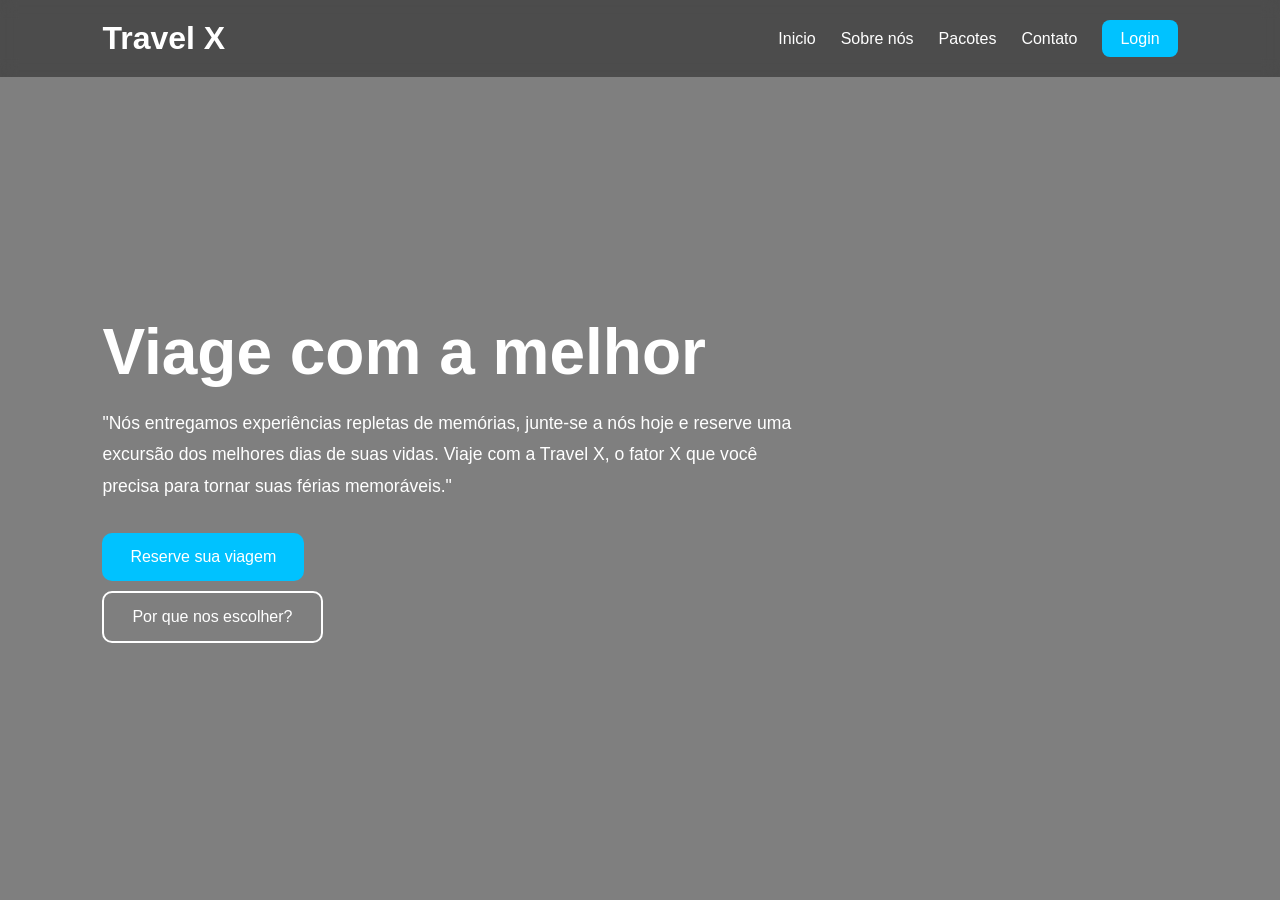
<file: index.html>
<!DOCTYPE html>
<html lang="en">
<head>
  <meta charset="UTF-8">
  <link rel="stylesheet" href="style.css">
  <meta name="viewport" content="width=device-width, initial-scale=1.0">
  <meta http-equiv="X-UA-Compatible" content="ie=edge">
 
  <title>Best travel agency in Town </title>
</head>
<body>
  <nav>
  <div class="logo">
    <h3>Travel X</h3>
  </div>
  <div class="navigation-bar">
    <ul>
    <li><a href="#">Inicio</a></li>
    <li><a href="about.html">Sobre nós</a></li>
 <li><a href="packages.html">Pacotes</a></li>
   <li><a href="contato.html">Contato</a></li>
   <li class="login"><a href="login.html">Login</a></li>
</ul>
  </div>
  </nav>
  <section>
    <div class="container">
      <h1>
       Viage com a melhor
      </h1>
      <p>
        "Nós entregamos experiências repletas de memórias, junte-se a nós hoje e reserve uma excursão dos melhores dias de suas vidas. Viaje com a Travel X, o fator X que você precisa para tornar suas férias memoráveis."
      </p>
      <button class="button-one"><a href="packages.html">Reserve sua viagem</a></button><br>
      <button class="button-two"><a href="about.html">Por que nos escolher</a>?</button>
    </div>
  </section>
</body>
</html>
</file>
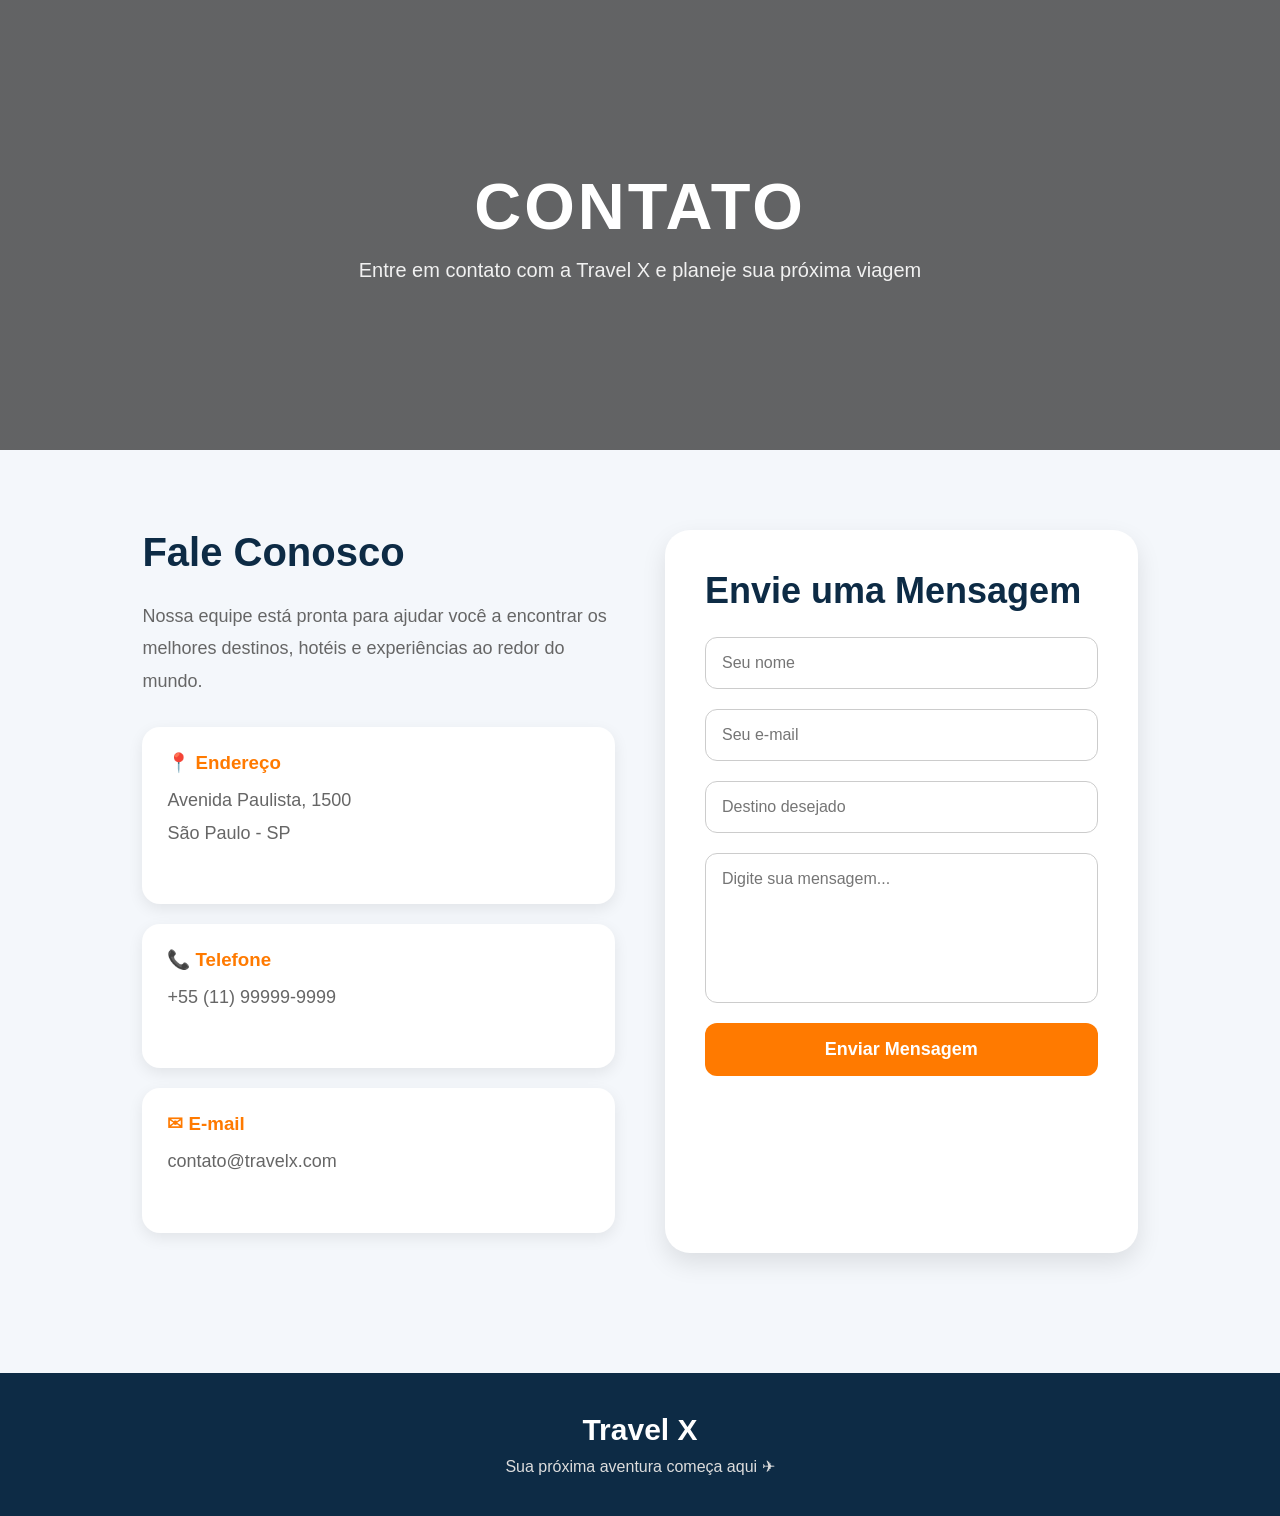
<file: contato.html>
<!DOCTYPE html>
<html lang="pt-BR">
<head>
  <meta charset="UTF-8">
  <meta name="viewport" content="width=device-width, initial-scale=1.0">

  <title>Contato - Travel X</title>

  <style>

    *{
      margin:0;
      padding:0;
      box-sizing:border-box;
      font-family: Arial, Helvetica, sans-serif;
    }

    body{
      background:#f4f7fb;
      color:#222;
    }

    /* HERO */

    .hero{
      height:50vh;
      background:
      linear-gradient(rgba(0,0,0,0.6),
      rgba(0,0,0,0.6)),
      url('https://images.unsplash.com/photo-1502920917128-1aa500764cbd?q=80&w=1600&auto=format&fit=crop');

      background-size:cover;
      background-position:center;

      display:flex;
      justify-content:center;
      align-items:center;
      text-align:center;

      color:white;
      padding:20px;
    }

    .hero h1{
      font-size:65px;
      letter-spacing:3px;
      margin-bottom:15px;
    }

    .hero p{
      font-size:20px;
      color:#f1f1f1;
    }

    /* CONTAINER */

    .container{
      max-width:1200px;
      margin:auto;
      padding:80px 8%;

      display:grid;
      grid-template-columns:1fr 1fr;
      gap:50px;
    }

    /* INFO */

    .info h2{
      font-size:40px;
      color:#0d2b45;
      margin-bottom:25px;
    }

    .info p{
      color:#666;
      margin-bottom:30px;
      line-height:1.8;
      font-size:18px;
    }

    .contact-box{
      background:white;
      padding:25px;
      border-radius:18px;
      margin-bottom:20px;
      box-shadow:0 5px 15px rgba(0,0,0,0.08);
    }

    .contact-box h3{
      color:#ff7a00;
      margin-bottom:10px;
    }

    /* FORM */

    .form-area{
      background:white;
      padding:40px;
      border-radius:25px;
      box-shadow:0 10px 25px rgba(0,0,0,0.1);
    }

    .form-area h2{
      font-size:36px;
      margin-bottom:25px;
      color:#0d2b45;
    }

    form{
      display:flex;
      flex-direction:column;
      gap:20px;
    }

    input,
    textarea{
      padding:16px;
      border:1px solid #ccc;
      border-radius:12px;
      font-size:16px;
      outline:none;
      transition:0.3s;
    }

    input:focus,
    textarea:focus{
      border-color:#ff7a00;
      box-shadow:0 0 10px rgba(255,122,0,0.2);
    }

    textarea{
      resize:none;
      height:150px;
    }

    button{
      padding:16px;
      border:none;
      border-radius:12px;
      background:#ff7a00;
      color:white;
      font-size:18px;
      cursor:pointer;
      transition:0.3s;
      font-weight:bold;
    }

    button:hover{
      background:#e56700;
      transform:translateY(-3px);
    }

    /* MAP */

    .map{
      margin-top:30px;
      border-radius:20px;
      overflow:hidden;
      box-shadow:0 5px 15px rgba(0,0,0,0.08);
    }

    iframe{
      width:100%;
      height:300px;
      border:0;
    }

    /* FOOTER */

    footer{
      background:#0d2b45;
      color:white;
      text-align:center;
      padding:40px 20px;
      margin-top:40px;
    }

    footer h3{
      font-size:30px;
      margin-bottom:10px;
    }

    footer p{
      color:#ddd;
    }

    /* RESPONSIVO */

    @media(max-width:900px){

      .container{
        grid-template-columns:1fr;
      }

      .hero h1{
        font-size:45px;
      }

      .hero p{
        font-size:18px;
      }

    }

  </style>
</head>

<body>

  <!-- HERO -->

  <header class="hero">

    <div>

      <h1>CONTATO</h1>

      <p>
        Entre em contato com a Travel X e planeje sua próxima viagem
      </p>

    </div>

  </header>

  <!-- CONTAINER -->

  <section class="container">

    <!-- INFO -->

    <div class="info">

      <h2>Fale Conosco</h2>

      <p>
        Nossa equipe está pronta para ajudar você a encontrar
        os melhores destinos, hotéis e experiências ao redor do mundo.
      </p>

      <div class="contact-box">

        <h3>📍 Endereço</h3>

        <p>
          Avenida Paulista, 1500<br>
          São Paulo - SP
        </p>

      </div>

      <div class="contact-box">

        <h3>📞 Telefone</h3>

        <p>
          +55 (11) 99999-9999
        </p>

      </div>

      <div class="contact-box">

        <h3>✉ E-mail</h3>

        <p>
          contato@travelx.com
        </p>

      </div>

      

    </div>

    <!-- FORM -->

    <div class="form-area">

      <h2>Envie uma Mensagem</h2>

      <form>

        <input
          type="text"
          placeholder="Seu nome"
          required>

        <input
          type="email"
          placeholder="Seu e-mail"
          required>

        <input
          type="text"
          placeholder="Destino desejado">

        <textarea
          placeholder="Digite sua mensagem..."></textarea>

        <button type="submit">
          Enviar Mensagem
        </button>

      </form>

    </div>

  </section>

  <!-- FOOTER -->

  <footer>

    <h3>Travel X</h3>

    <p>
      Sua próxima aventura começa aqui ✈
    </p>

  </footer>

</body>
</html>
</file>
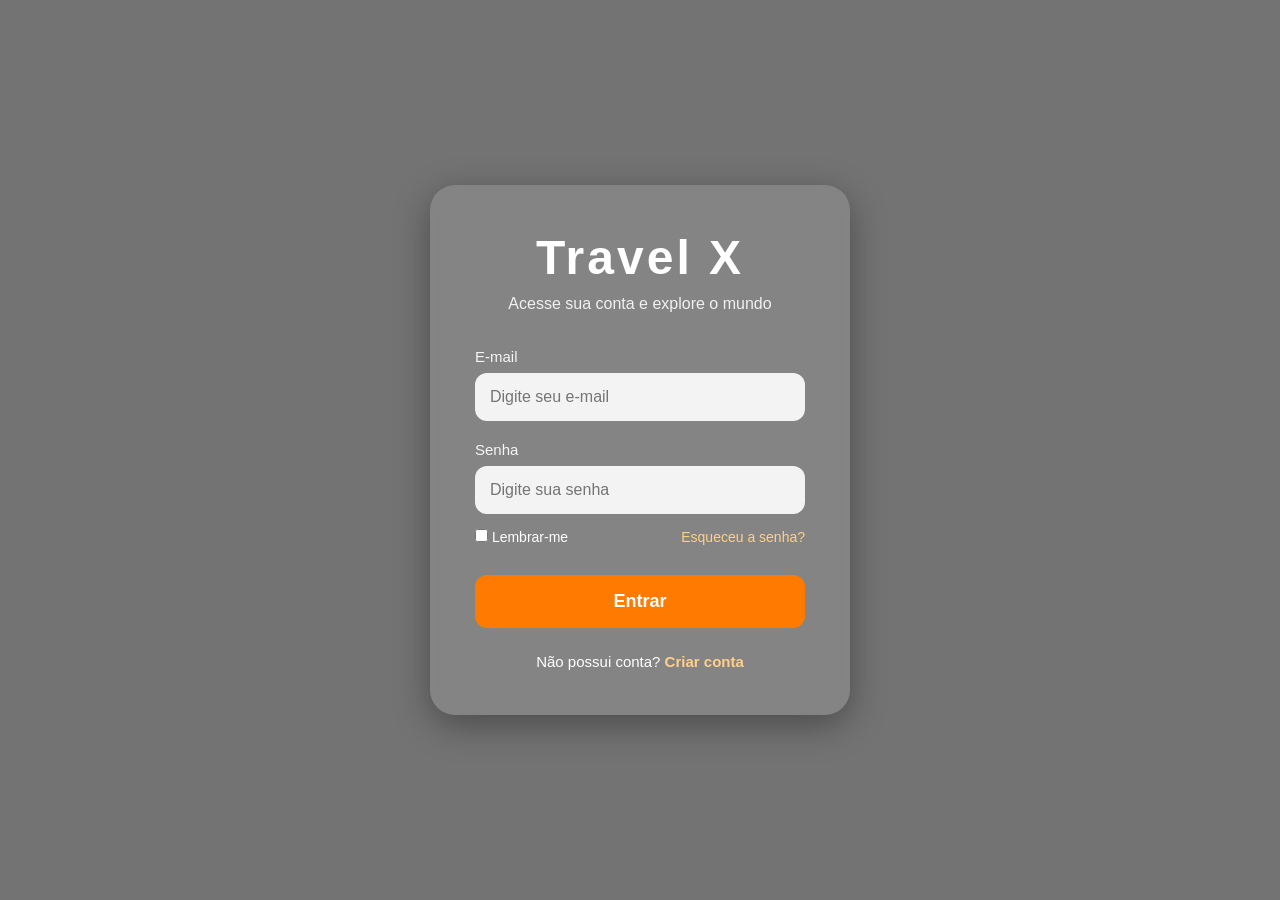
<file: login.html>
<!DOCTYPE html>
<html lang="pt-BR">
<head>
  <meta charset="UTF-8">
  <meta name="viewport" content="width=device-width, initial-scale=1.0">

  <title>Login - Travel X</title>

  <style>

    *{
      margin:0;
      padding:0;
      box-sizing:border-box;
      font-family: Arial, Helvetica, sans-serif;
    }

    body{
      height:100vh;

      background:
      linear-gradient(rgba(0,0,0,0.55),
      rgba(0,0,0,0.55)),
      url('https://images.unsplash.com/photo-1507525428034-b723cf961d3e?q=80&w=1600&auto=format&fit=crop');

      background-size:cover;
      background-position:center;

      display:flex;
      justify-content:center;
      align-items:center;

      padding:20px;
    }

    .login-box{
      width:100%;
      max-width:420px;

      background:rgba(255,255,255,0.12);
      backdrop-filter:blur(12px);

      padding:45px;
      border-radius:25px;

      box-shadow:0 10px 35px rgba(0,0,0,0.35);

      color:white;
    }

    .logo{
      text-align:center;
      margin-bottom:35px;
    }

    .logo h1{
      font-size:48px;
      letter-spacing:3px;
      margin-bottom:10px;
    }

    .logo p{
      color:#f1f1f1;
      font-size:16px;
    }

    form{
      display:flex;
      flex-direction:column;
      gap:20px;
    }

    .input-box{
      display:flex;
      flex-direction:column;
    }

    .input-box label{
      margin-bottom:8px;
      font-size:15px;
      color:#f5f5f5;
    }

    .input-box input{
      padding:15px;
      border:none;
      border-radius:12px;
      outline:none;
      font-size:16px;
      background:rgba(255,255,255,0.9);
      color:#222;
    }

    .options{
      display:flex;
      justify-content:space-between;
      align-items:center;
      font-size:14px;
      margin-top:-5px;
    }

    .options a{
      color:#ffd089;
      text-decoration:none;
    }

    .options a:hover{
      text-decoration:underline;
    }

    .btn-login{
      margin-top:10px;

      background:#ff7a00;
      color:white;

      border:none;
      padding:16px;
      border-radius:12px;

      font-size:18px;
      font-weight:bold;

      cursor:pointer;
      transition:0.3s;
    }

    .btn-login:hover{
      background:#e56700;
      transform:translateY(-3px);
    }

    .register{
      text-align:center;
      margin-top:25px;
      font-size:15px;
    }

    .register a{
      color:#ffd089;
      text-decoration:none;
      font-weight:bold;
    }

    .register a:hover{
      text-decoration:underline;
    }

    @media(max-width:500px){

      .login-box{
        padding:35px 25px;
      }

      .logo h1{
        font-size:38px;
      }

    }

  </style>
</head>

<body>

  <div class="login-box">

    <div class="logo">

      <h1>Travel X</h1>

      <p>
        Acesse sua conta e explore o mundo
      </p>

    </div>

    <form>

      <div class="input-box">

        <label>E-mail</label>

        <input
          type="email"
          placeholder="Digite seu e-mail"
          required>

      </div>

      <div class="input-box">

        <label>Senha</label>

        <input
          type="password"
          placeholder="Digite sua senha"
          required>

      </div>

      <div class="options">

        <label>
          <input type="checkbox">
          Lembrar-me
        </label>

        <a href="#">
          Esqueceu a senha?
        </a>

      </div>

      <button class="btn-login" type="submit">
        Entrar
      </button>

    </form>

    <div class="register">

      Não possui conta?
      <a href="#">
        Criar conta
      </a>

    </div>

  </div>

</body>
</html>
</file>
<file: style.css>
*{
  margin: 0;
  padding: 0;
  box-sizing: border-box;
  font-family: Arial, Helvetica, sans-serif;
}

body{
  min-height: 100vh;
  background:
  linear-gradient(rgba(0,0,0,0.5), rgba(0,0,0,0.5)),
  url("https://images.unsplash.com/photo-1507525428034-b723cf961d3e");
  background-size: cover;
  background-position: center;
  color: white;
}

/* NAVBAR */

nav{
  width: 100%;
  display: flex;
  justify-content: space-between;
  align-items: center;
  padding: 20px 8%;
  background: rgba(0,0,0,0.4);
  backdrop-filter: blur(8px);
  position: fixed;
  top: 0;
  left: 0;
}

.logo h3{
  font-size: 2rem;
  color: #fff;
}

.navigation-bar ul{
  display: flex;
  align-items: center;
  gap: 25px;
  list-style: none;
}

.navigation-bar ul li a{
  text-decoration: none;
  color: white;
  font-size: 1rem;
  transition: 0.3s;
}

.navigation-bar ul li a:hover{
  color: #00c2ff;
}

.login a{
  background: #00c2ff;
  padding: 10px 18px;
  border-radius: 8px;
  color: white;
}

/* HERO */

section{
  width: 100%;
  min-height: 100vh;
  display: flex;
  align-items: center;
  padding: 120px 8% 50px;
}

.container{
  max-width: 700px;
}

.container h1{
  font-size: 4rem;
  margin-bottom: 20px;
  line-height: 1.1;
}

.container p{
  font-size: 1.1rem;
  line-height: 1.8;
  margin-bottom: 30px;
}

button{
  padding: 15px 28px;
  border: none;
  border-radius: 10px;
  font-size: 1rem;
  cursor: pointer;
  transition: 0.3s;
  margin-right: 10px;
  margin-bottom: 10px;
}

.button-one{
  background: #00c2ff;
  color: white;
}

.button-one:hover{
  background: #0099cc;
}

.button-two{
  background: transparent;
  border: 2px solid white;
  color: white;
}

.button-two:hover{
  background: white;
  color: black;
}

a{
  text-decoration: none;
  color: white;
}

/* TABLETS */

@media(max-width: 900px){

  nav{
    padding: 20px 5%;
    flex-direction: column;
    gap: 15px;
  }

  .navigation-bar ul{
    flex-wrap: wrap;
    justify-content: center;
    gap: 15px;
  }

  .container h1{
    font-size: 3rem;
  }

}

/* CELULARES */

@media(max-width: 600px){

  nav{
    position: relative;
  }

  section{
    padding: 60px 20px;
    text-align: center;
    justify-content: center;
  }

  .container{
    max-width: 100%;
  }

  .container h1{
    font-size: 2.2rem;
  }

  .container p{
    font-size: 0.95rem;
    line-height: 1.6;
  }

  .navigation-bar ul{
    flex-direction: column;
    gap: 12px;
  }

  button{
    width: 100%;
  }

}
</file>
